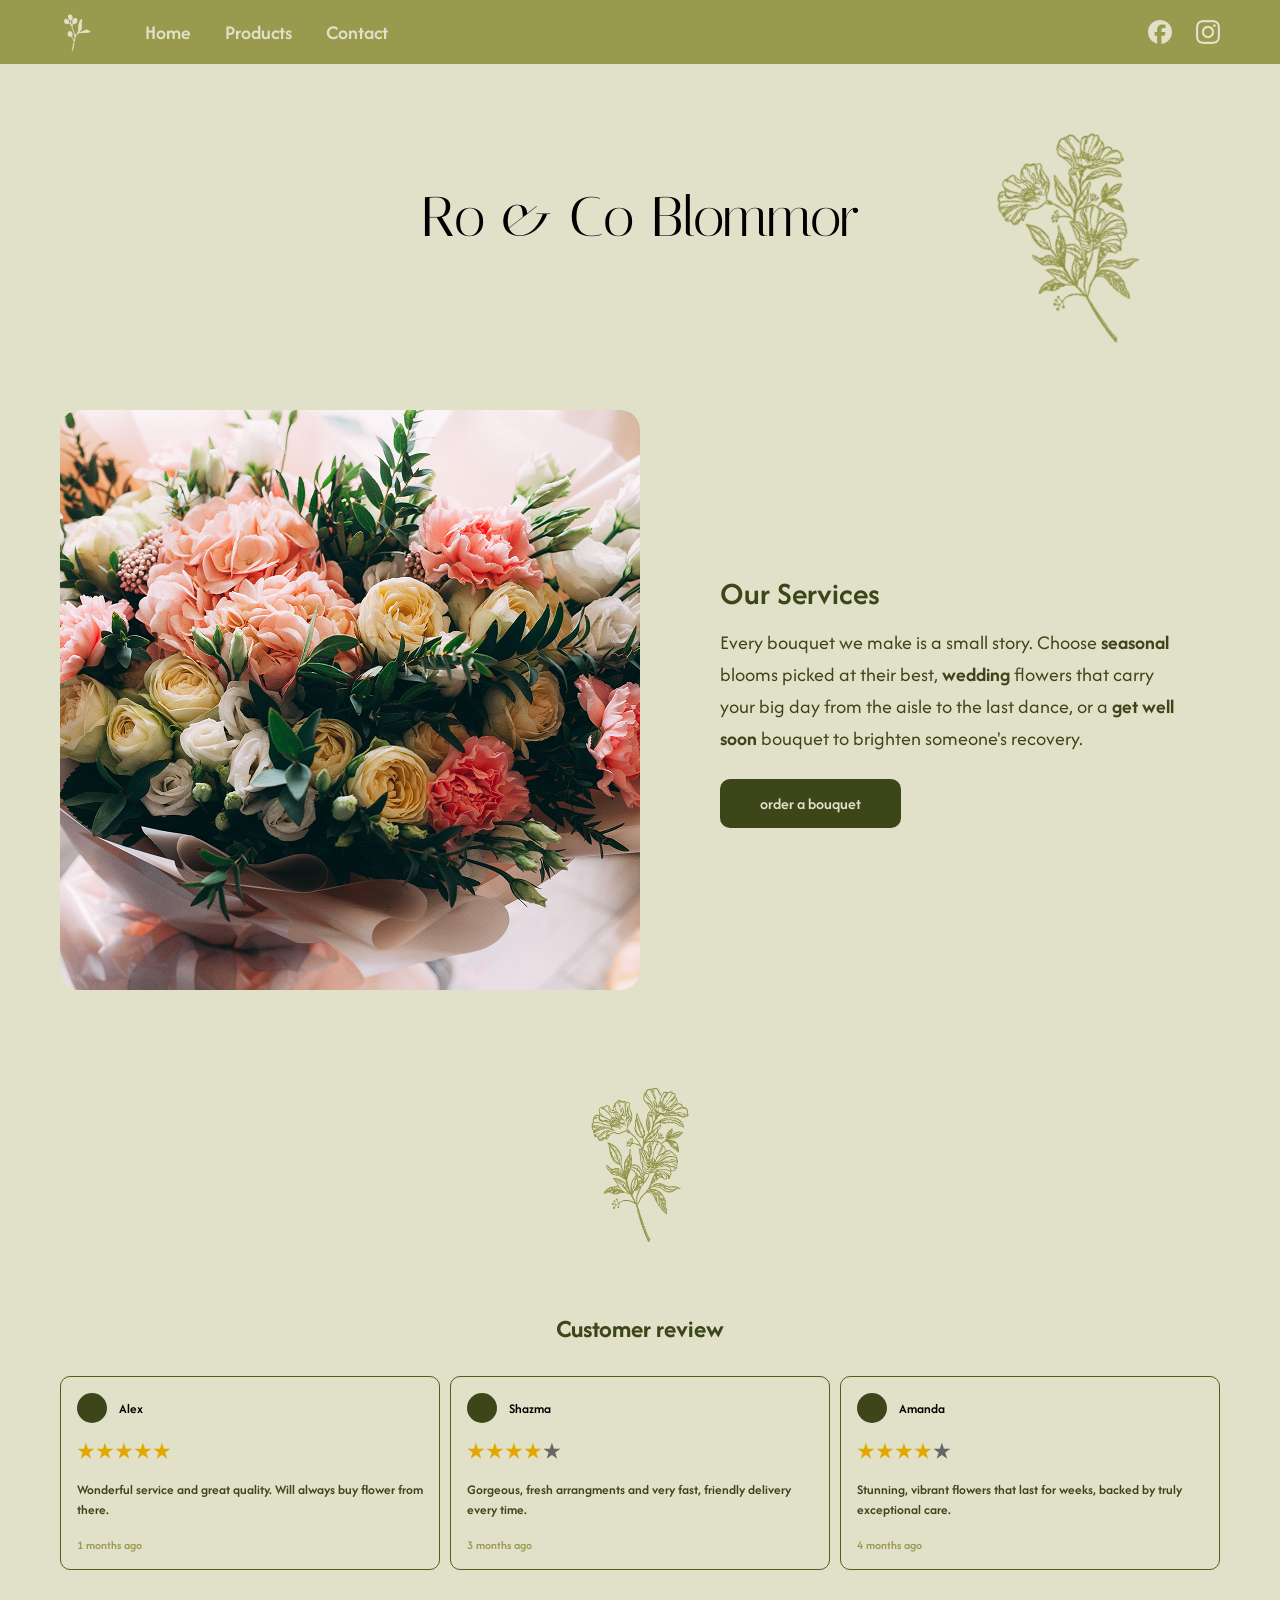
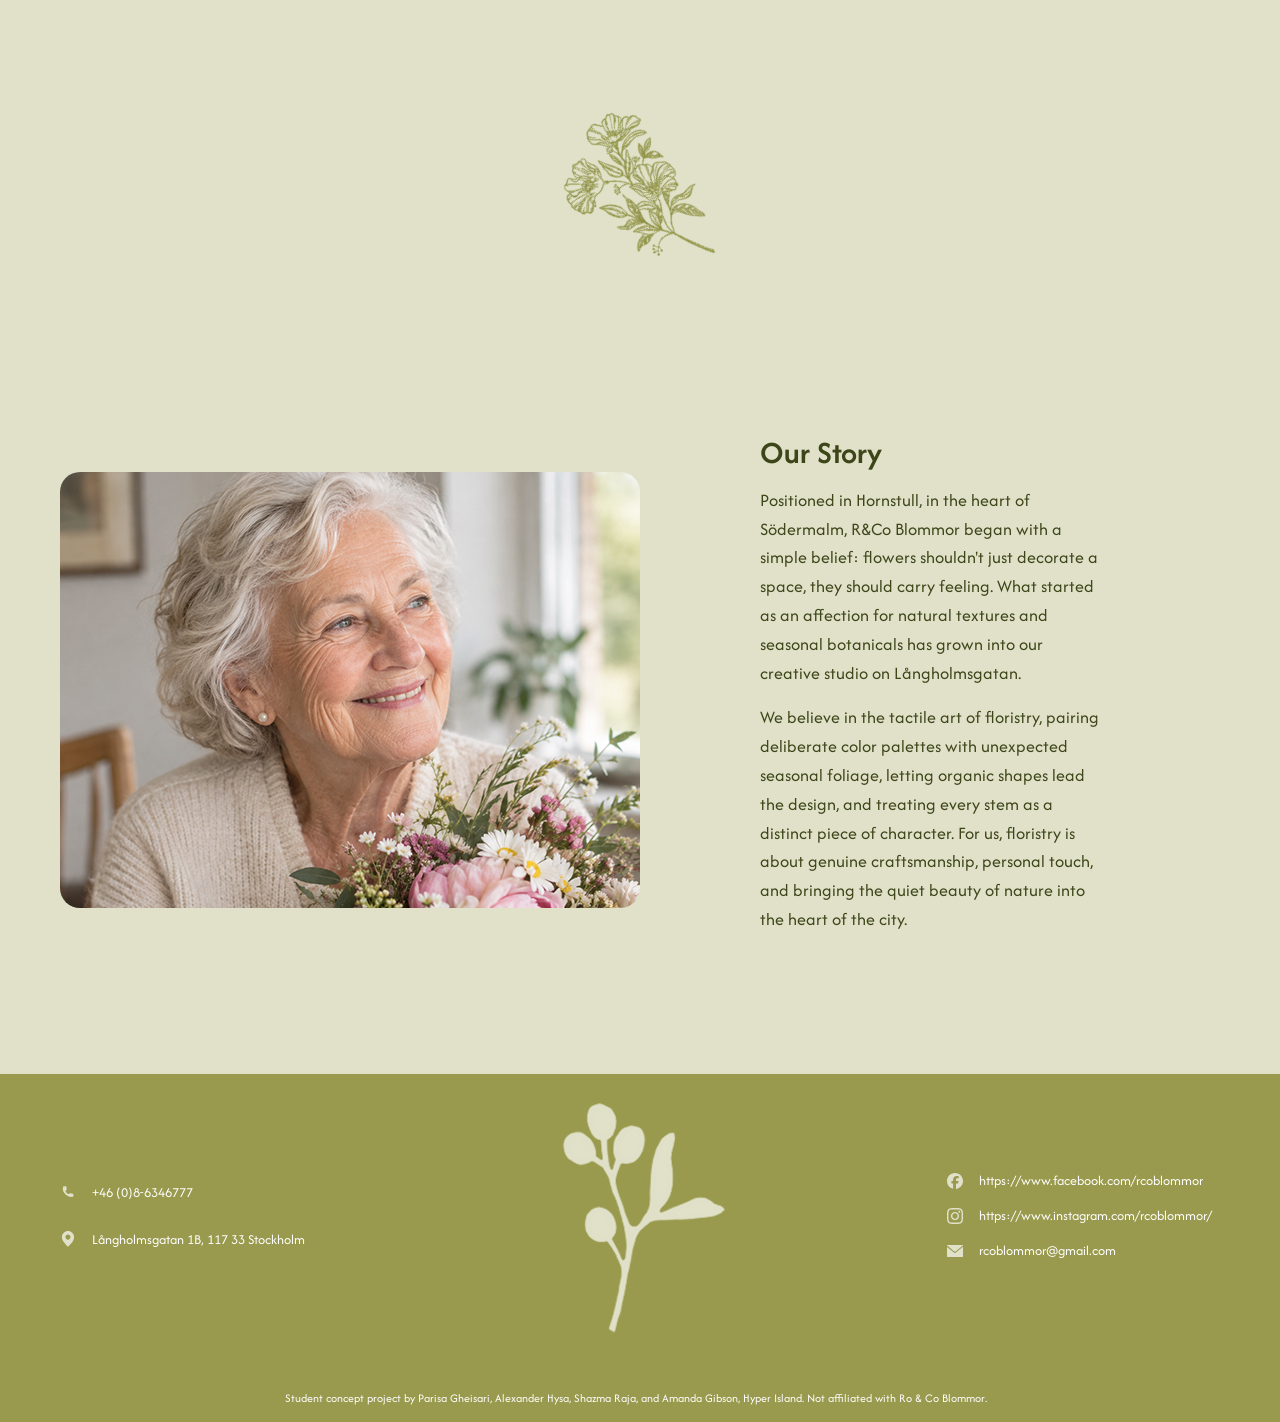
<file: index.html>
<!doctype html>
<html lang="en">
  <head>
    <meta charset="UTF-8" />
    <meta name="robots" content="noindex" />
    <meta name="viewport" content="width=device-width, initial-scale=1.0" />
    <link rel="stylesheet" href="styles.css" />
    <link rel="stylesheet" href="homepage.css" />
    <link rel="stylesheet" href="footer.css" />
    <title>Ro & Co Blommor | Home</title>
  </head>
  <body>
    <header class="header">
      <nav class="nav">
        <img
          class="header-logo"
          src="assets/header-logo.png"
          alt="Ro & Co Blommor"
        />
        <div class="nav-links">
          <a href="index.html">Home</a>
          <a href="products.html">Products</a>
          <a href="contact.html">Contact</a>
        </div>
        <div class="header-socials">
          <a href="https://facebook.com/business-page">
            <img
              class="nav-icons"
              src="assets/facebook-icon.svg"
              alt="Facebook"
            />
          </a>
          <a href="https://instagram.com/business-page ">
            <img
              class="nav-icons"
              src="assets/instagram-icon.svg"
              alt="Instagram"
            />
          </a>
        </div>
      </nav>
    </header>
    <main>
      <div class="title-area">
        <div class="title-wrap">
          <h1 class="shop-name">Ro &amp; Co Blommor</h1>
          <img
            src="assets/fisrtFlower.svg"
            alt="A flower at the background"
            class="first-flower"
          />
        </div>
      </div>

      <section class="hero">
        <img
          src="assets/OurService.jpg"
          alt="A bouquet offlowers"
          class="hero-img"
        />

        <div class="hero-text">
          <h2>Our Services</h2>

          <p>
            Every bouquet we make is a small story. Choose
            <strong>seasonal</strong> blooms picked at their best,
            <strong>wedding</strong> flowers that carry your big day from the
            aisle to the last dance, or a <strong>get well soon</strong> bouquet
            to brighten someone's recovery.
          </p>

          <a href="products.html" class="btn" target="_blank"
            >order a bouquet</a
          >
        </div>
      </section>

      <img
        src="assets/flower.svg"
        alt="A flower in the middle, on the background"
        class="middle-flower"
      />

      <section class="reviews">
        <h2>Customer review</h2>

        <div class="review-cards">
          <div class="review-card">
            <div class="review-top">
              <div class="avatar"></div>
              <span class="reviewer-name">Alex</span>
            </div>

            <div class="stars">★★★★★</div>
            <p class="review-text">
              Wonderful service and great quality. Will always buy flower from
              there.
            </p>
            <span class="review-date">1 months ago</span>
          </div>

          <div class="review-card">
            <div class="review-top">
              <div class="avatar"></div>
              <span class="reviewer-name">Shazma</span>
            </div>

            <div class="stars">★★★★<span class="empty">★ </span></div>
            <p class="review-text">
              Gorgeous, fresh arrangments and very fast, friendly delivery every
              time.
            </p>
            <span class="review-date">3 months ago</span>
          </div>

          <div class="review-card">
            <div class="review-top">
              <div class="avatar"></div>
              <span class="reviewer-name">Amanda</span>
            </div>

            <div class="stars">★★★★<span class="empty">★ </span></div>
            <p class="review-text">
              Stunning, vibrant flowers that last for weeks, backed by truly
              exceptional care.
            </p>
            <span class="review-date">4 months ago</span>
          </div>
        </div>
      </section>

      <img
        src="assets/lastFlower.svg"
        alt="A flower on the background"
        class="last-flower"
      />

      <section class="story">
        <img
          src="assets/OurStory.jpg"
          alt="A woman with a bouquet"
          class="story-img"
        />

        <div class="story-text">
          <h2>Our Story</h2>
          <p>
            Positioned in Hornstull, in the heart of Södermalm, R&amp;Co Blommor
            began with a simple belief: flowers shouldn't just decorate a space,
            they should carry feeling. What started as an affection for natural
            textures and seasonal botanicals has grown into our creative studio
            on Långholmsgatan.
          </p>
          <p>
            We believe in the tactile art of floristry, pairing deliberate color
            palettes with unexpected seasonal foliage, letting organic shapes
            lead the design, and treating every stem as a distinct piece of
            character. For us, floristry is about genuine craftsmanship,
            personal touch, and bringing the quiet beauty of nature into the
            heart of the city.
          </p>
        </div>
      </section>
    </main>
  </body>
  <footer class="footer">
    <div class="footer-contact">
      <ul class="footer-list footer-list-contact">
        <li>
          <a href="tel:+4686346777">
            <img class="footer-icons" src="assets/phone-icon.svg" alt="" />
            <span>+46 (0)8-6346777</span>
          </a>
        </li>
        <li>
          <a
            href="https://www.google.com/maps/search/?api=1&query=L%C3%A5ngholmsgatan%201B%2C%20117%2033%20Stockholm"
          >
            <img class="footer-icons" src="assets/location-pin.svg" alt="" />
            <span>Långholmsgatan 1B, 117 33 Stockholm</span>
          </a>
        </li>
      </ul>
    </div>
    <img class="footer-logo" src="assets/footer-logo.png" alt="" />
    <div class="footer-socials">
      <ul class="footer-list footer-list-socials">
        <li>
          <a href="https://www.facebook.com/rcoblommor">
            <img class="footer-icons" src="assets/facebook-icon.svg" alt="" />
            <span>https://www.facebook.com/rcoblommor</span>
          </a>
        </li>
        <li>
          <a href="https://www.instagram.com/rcoblommor/">
            <img class="footer-icons" src="assets/instagram-icon.svg" alt="" />
            <span>https://www.instagram.com/rcoblommor/</span>
          </a>
        </li>
        <li>
          <a href="mailto:rcoblommor@gmail.com">
            <img class="footer-icons" src="assets/mail-icon.svg" alt="" />
            <span>rcoblommor@gmail.com</span>
          </a>
        </li>
      </ul>
    </div>
    <p class="footer-disclaimer">
      Student concept project by Parisa Gheisari, Alexander Hysa, Shazma Raja,
      and Amanda Gibson, Hyper Island. Not affiliated with Ro &amp; Co Blommor.
    </p>
  </footer>
</html>
</file>
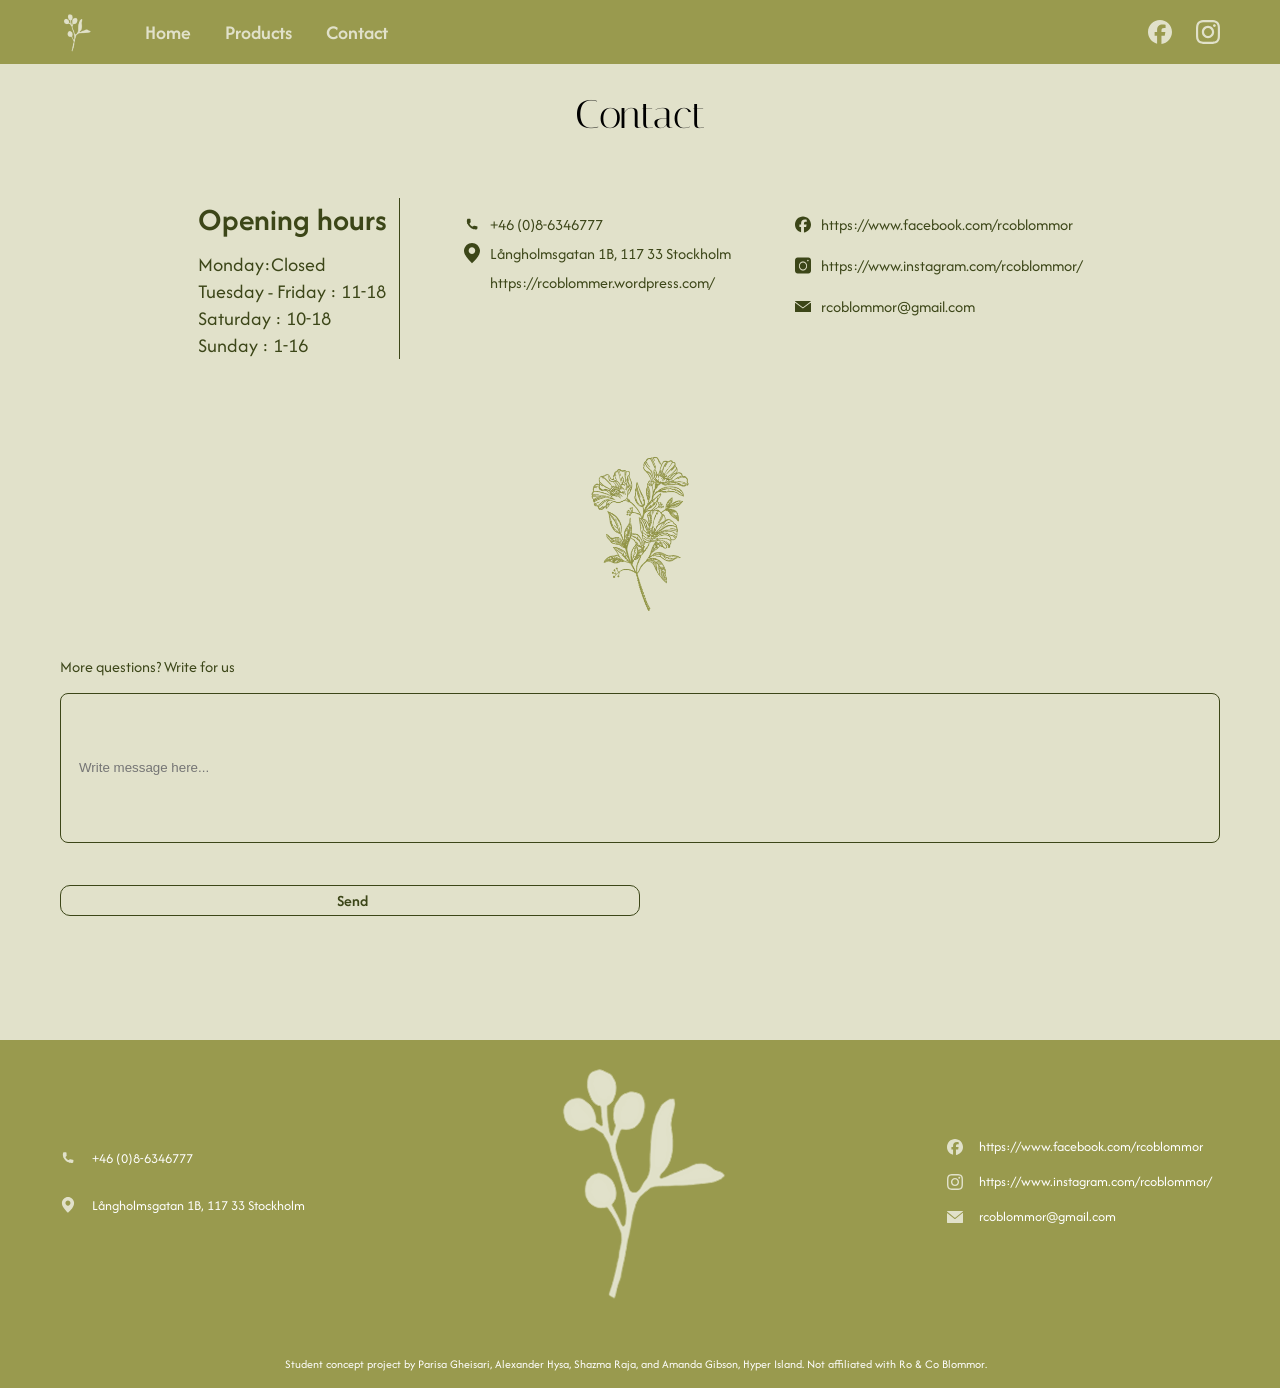
<file: contact.html>
<!doctype html>
<html lang="en">
  <head>
    <meta charset="UTF-8" />
    <meta name="robots" content="noindex" />
    <meta name="viewport" content="width=device-width, initial-scale=1.0" />
    <link rel="stylesheet" href="styles.css" />
    <link rel="stylesheet" href="Contact-style.css" />
    <link rel="stylesheet" href="footer.css" />
    <title>Ro & Co Blommor | Contact</title>
  </head>
  <body>
    <header class="header">
      <nav class="nav">
        <img
          class="header-logo"
          src="assets/header-logo.png"
          alt="Ro & Co Blommor"
        />
        <div class="nav-links">
          <a href="index.html">Home</a>
          <a href="products.html">Products</a>
          <a href="contact.html">Contact</a>
        </div>
        <div class="header-socials">
          <a href="https://facebook.com/business-page">
            <img
              class="nav-icons"
              src="assets/facebook-icon.svg"
              alt="Facebook"
            />
          </a>
          <a href="https://instagram.com/business-page ">
            <img
              class="nav-icons"
              src="assets/instagram-icon.svg"
              alt="Instagram"
            />
          </a>
        </div>
      </nav>
    </header>
    <main>
      <h1>Contact</h1>
      <div class="contactPage">
        <div class="contactInfo0">
          <div class="openingHours">
            <h2>Opening hours</h2>
            <p class="noGap">Monday:Closed</p>
            <p class="noGap">Tuesday - Friday : 11-18</p>
            <p class="noGap">Saturday : 10-18</p>
            <p class="noGap">Sunday : 1-16</p>
          </div>
          <div class="vline"></div>
        </div>
        <div class="contactInfo1">
          <ul class="contact-list phone-address">
            <li>
              <a href="tel:+4686346777">
                <img
                  class="icons"
                  src="assets\contactAssets\phoneIcon.svg"
                  alt="call icon"
                />
                <span>+46 (0)8-6346777</span>
              </a>
            </li>
            <li>
              <a
                href="https://www.google.com/maps/search/?api=1&query=L%C3%A5ngholmsgatan%201B%2C%20117%2033%20Stockholm"
              >
                <img
                  class="icons"
                  src="assets\contactAssets\location.svg"
                  alt="pin icon"
                />
                <span>Långholmsgatan 1B, 117 33 Stockholm</span>
              </a>
            </li>
            <li class="websiteLink">
              <a href="https://rcoblommer.wordpress.com/" target="_blank">
                <div class="icons"></div>
                <span>https://rcoblommer.wordpress.com/</span>
              </a>
            </li>
          </ul>
        </div>
        <div class="contactInfo2">
          <ul>
            <li>
              <a href="https://www.facebook.com/rcoblommor">
                <img
                  class="icons"
                  src="assets\contactAssets\Facebook Icon.svg"
                  alt=""
                />
                <span>https://www.facebook.com/rcoblommor</span>
              </a>
            </li>
            <li>
              <a href="https://www.instagram.com/rcoblommor/">
                <img
                  class="icons"
                  src="assets\contactAssets\Instagram.svg"
                  alt=""
                />
                <span>https://www.instagram.com/rcoblommor/</span>
              </a>
            </li>
            <li>
              <a href="mailto:rcoblommor@gmail.com">
                <img
                  class="icons"
                  src="assets\contactAssets\Subtract.svg"
                  alt=""
                />
                <span>rcoblommor@gmail.com</span>
              </a>
            </li>
          </ul>
        </div>
      </div>
      <div class="section2">
        <div class="flowerDivider">
          <img
            src="assets\contactAssets\flower.svg"
            alt="Pencile draw flower"
          />
        </div>
        <div class="inputField">
          <p class="sectionTitle">More questions? Write for us</p>
          <form class="contactForm">
            <!-- <label>Write for us here</label> -->
            <input
              type="text"
              id="inputField"
              placeholder="Write message here..."
            /><br /><br />
          </form>
          <button class="btn">Send</button>
        </div>
      </div>
    </main>
  </body>
  <footer class="footer">
    <div class="footer-contact">
      <ul class="footer-list footer-list-contact">
        <li>
          <a href="tel:+4686346777">
            <img class="footer-icons" src="assets/phone-icon.svg" alt="" />
            <span>+46 (0)8-6346777</span>
          </a>
        </li>
        <li>
          <a
            href="https://www.google.com/maps/search/?api=1&query=L%C3%A5ngholmsgatan%201B%2C%20117%2033%20Stockholm"
          >
            <img class="footer-icons" src="assets/location-pin.svg" alt="" />
            <span>Långholmsgatan 1B, 117 33 Stockholm</span>
          </a>
        </li>
      </ul>
    </div>
    <img class="footer-logo" src="assets/footer-logo.png" alt="" />
    <div class="footer-socials">
      <ul class="footer-list footer-list-socials">
        <li>
          <a href="https://www.facebook.com/rcoblommor">
            <img class="footer-icons" src="assets/facebook-icon.svg" alt="" />
            <span>https://www.facebook.com/rcoblommor</span>
          </a>
        </li>
        <li>
          <a href="https://www.instagram.com/rcoblommor/">
            <img class="footer-icons" src="assets/instagram-icon.svg" alt="" />
            <span>https://www.instagram.com/rcoblommor/</span>
          </a>
        </li>
        <li>
          <a href="mailto:rcoblommor@gmail.com">
            <img class="footer-icons" src="assets/mail-icon.svg" alt="" />
            <span>rcoblommor@gmail.com</span>
          </a>
        </li>
      </ul>
    </div>
    <p class="footer-disclaimer">
      Student concept project by Parisa Gheisari, Alexander Hysa, Shazma Raja,
      and Amanda Gibson, Hyper Island. Not affiliated with Ro &amp; Co Blommor.
    </p>
  </footer>
</html>
</file>
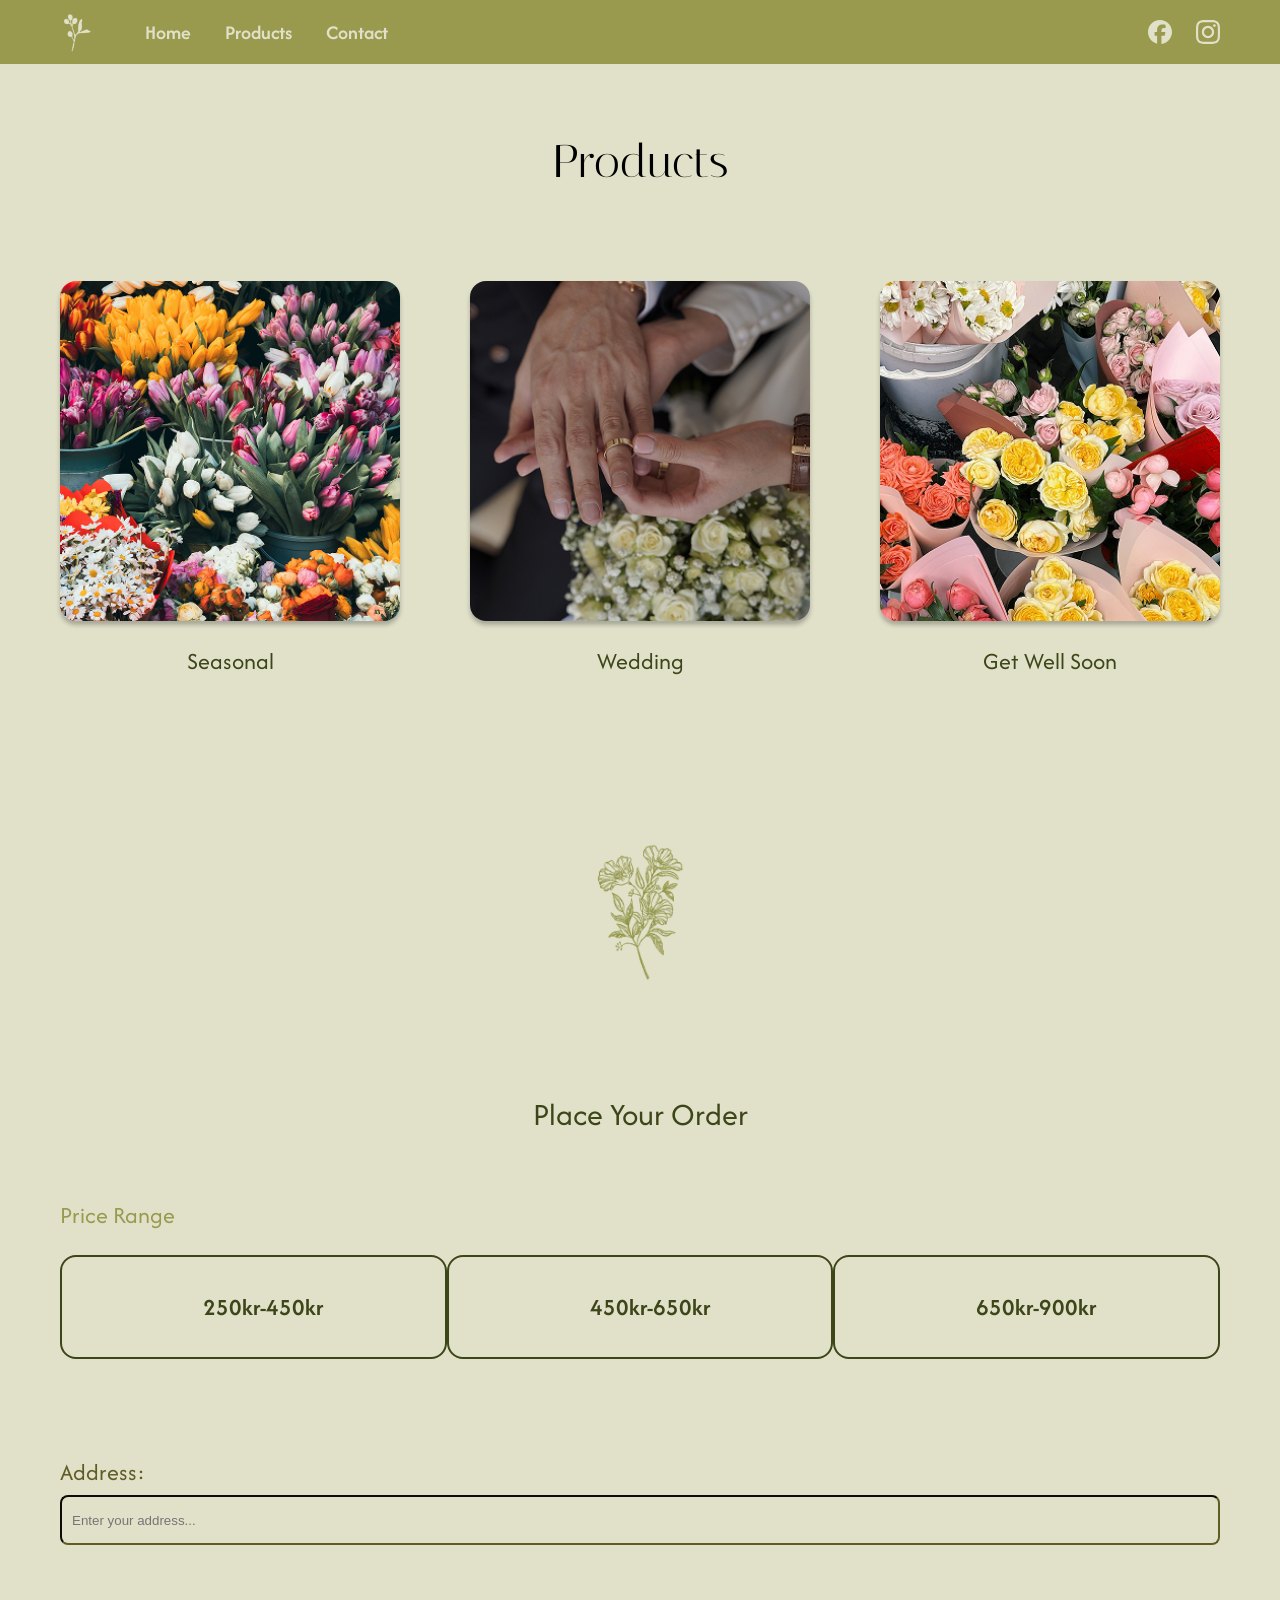
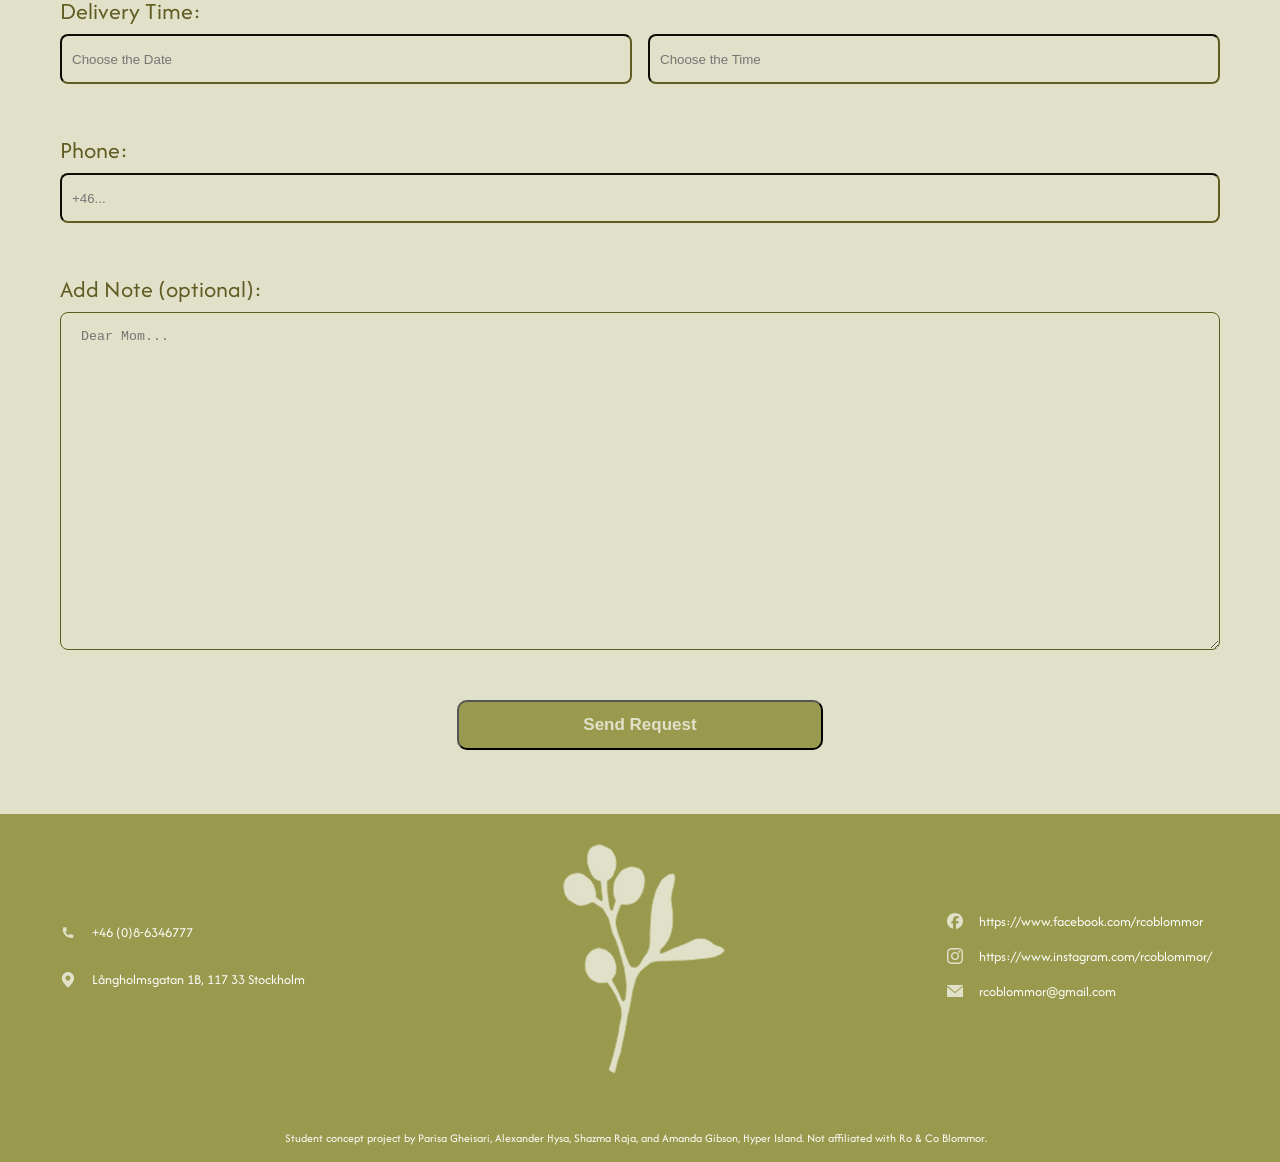
<file: products.html>
<!doctype html>
<html lang="en">
  <head>
    <meta charset="UTF-8" />
    <meta name="robots" content="noindex" />
    <meta name="viewport" content="width=device-width, initial-scale=1.0" />
    <link rel="stylesheet" href="product.css" />
    <link rel="stylesheet" href="styles.css" />
    <link rel="stylesheet" href="footer.css" />
    <title>Ro & Co Blommor | Products</title>
  </head>
  <body>
    <header class="header">
      <nav class="nav">
        <img
          class="header-logo"
          src="assets/header-logo.png"
          alt="Ro & Co Blommor"
        />
        <div class="nav-links">
          <a href="index.html">Home</a>
          <a href="products.html">Products</a>
          <a href="contact.html">Contact</a>
        </div>
        <div class="header-socials">
          <a href="https://facebook.com/business-page">
            <img
              class="nav-icons"
              src="assets/facebook-icon.svg"
              alt="Facebook"
            />
          </a>
          <a href="https://instagram.com/business-page ">
            <img
              class="nav-icons"
              src="assets/instagram-icon.svg"
              alt="Instagram"
            />
          </a>
        </div>
      </nav>
    </header>
    <main>
      <section class="products-showcase">
        <div class="container">
          <h1 class="section-title">Products</h1>
          <div class="images-align">
            <div class="card">
              <img src="assets/Seasonal.jpg" alt="Seasonal flowers" />
              <p>Seasonal</p>
            </div>
            <div class="card">
              <img src="assets/Wedding.jpg" alt="Wedding flowers" />
              <p>Wedding</p>
            </div>
            <div class="card">
              <img src="assets/GetWellSoon.jpg" alt="Get Well Soon flowers" />
              <p>Get Well Soon</p>
            </div>
          </div>
          <img
            src="assets/decorative-flower.png"
            alt="Decorative flower"
            class="decorative-flower"
          />
          <br />
          <h3 class="place-your-order">Place Your Order</h3>
          <br />
          <p class="price-range">Price Range</p>
          <div class="flex-container">
            <div class="price-card">
              <p class="price-range-container">250kr-450kr</p>
            </div>
            <div class="price-card">
              <p class="price-range-container">450kr-650kr</p>
            </div>
            <div class="price-card">
              <p class="price-range-container">650kr-900kr</p>
            </div>
          </div>
          <form class="big-form-cont">
            <div class="form-group">
              <label for="address"> Address:</label>
              <input
                type="text"
                id="address"
                placeholder="Enter your address..."
              />
            </div>
            <div class="delivery-time-row">
              <label> Delivery Time:</label>
              <div class="delivery-time-flex">
                <input
                  type="text"
                  id="delivery-date"
                  placeholder="Choose the Date"
                />
                <input
                  type="text"
                  id="delivery-time"
                  placeholder="Choose the Time"
                />
              </div>
            </div>
            <div class="form-group">
              <label for="phone"> Phone:</label>
              <input type="text" id="phone" placeholder="+46..." />
            </div>
            <div class="form-group">
              <label for="note"> Add Note (optional):</label>
              <textarea id="note" placeholder="Dear Mom..." rows="6"></textarea>
            </div>
            <button type="submit" class="submit-button">Send Request</button>
          </form>
        </div>
      </section>
    </main>
  </body>
  <footer class="footer">
    <div class="footer-contact">
      <ul class="footer-list footer-list-contact">
        <li>
          <a href="tel:+4686346777">
            <img class="footer-icons" src="assets/phone-icon.svg" alt="" />
            <span>+46 (0)8-6346777</span>
          </a>
        </li>
        <li>
          <a
            href="https://www.google.com/maps/search/?api=1&query=L%C3%A5ngholmsgatan%201B%2C%20117%2033%20Stockholm"
          >
            <img class="footer-icons" src="assets/location-pin.svg" alt="" />
            <span>Långholmsgatan 1B, 117 33 Stockholm</span>
          </a>
        </li>
      </ul>
    </div>
    <img class="footer-logo" src="assets/footer-logo.png" alt="" />
    <div class="footer-socials">
      <ul class="footer-list footer-list-socials">
        <li>
          <a href="https://www.facebook.com/rcoblommor">
            <img class="footer-icons" src="assets/facebook-icon.svg" alt="" />
            <span>https://www.facebook.com/rcoblommor</span>
          </a>
        </li>
        <li>
          <a href="https://www.instagram.com/rcoblommor/">
            <img class="footer-icons" src="assets/instagram-icon.svg" alt="" />
            <span>https://www.instagram.com/rcoblommor/</span>
          </a>
        </li>
        <li>
          <a href="mailto:rcoblommor@gmail.com">
            <img class="footer-icons" src="assets/mail-icon.svg" alt="" />
            <span>rcoblommor@gmail.com</span>
          </a>
        </li>
      </ul>
    </div>
    <p class="footer-disclaimer">
      Student concept project by Parisa Gheisari, Alexander Hysa, Shazma Raja,
      and Amanda Gibson, Hyper Island. Not affiliated with Ro &amp; Co Blommor.
    </p>
  </footer>
</html>
</file>
<file: styles.css>
@import url("https://fonts.googleapis.com/css2?family=Afacad:ital,wght@0,400..700;1,400..700&display=swap");

:root {
  --cream: #e1e1ca;
  --olive: #999a4e;
  --font-main: "Afacad", sans-serif;
  --dark-green: #3c4618;
  --grey: #aaaaaa;
}

body {
  margin: 0;
  background: var(--cream);
  color: var(--olive);
  font-family: var(--font-main);
  font-weight: 600;
}

.header {
  display: flex;
  align-items: center;
  padding: 0 3.75rem;
  min-height: 4rem;
  background: var(--olive);
  color: var(--cream);
}

.nav {
  flex: 1;
  display: flex;
  align-items: center;
  gap: 3.3125rem;
}

.nav a {
  color: inherit;
  text-decoration: none;
}

.header-logo {
  height: 2.5625rem;
  width: auto;
}

.nav-links {
  display: flex;
  gap: 2.125rem;
  font-size: 1.25rem;
}

.nav-links a:hover {
  text-decoration: underline;
}

.nav-icons {
  width: 1.5rem;
  height: 1.5rem;
}

.header-socials {
  display: flex;
  gap: 1.5rem;
  margin-left: auto;
}

.header-socials a {
  display: flex;
}

@media (max-width: 900px) {
  .header {
    padding: 0 2rem;
  }

  .nav {
    gap: 2rem;
  }

  .nav-links {
    gap: 1.5rem;
    font-size: 1.1rem;
  }

  .header-socials {
    gap: 1rem;
  }
}

@media (max-width: 600px) {
  .header {
    padding: 0 1.25rem;
    min-height: 3rem;
  }

  .nav {
    gap: 0.75rem;
  }

  .header-logo {
    height: 2rem;
  }

  .header-socials {
    display: none;
  }

  .nav-links {
    margin-left: auto;
    margin-right: auto;
    gap: 1rem;
    font-size: 0.95rem;
  }
}
</file>
<file: homepage.css>
@font-face {
  font-family: "Italiana";
  src: url("assets/Italiana-Regular.ttf") format("truetype");
}


/* First section (our services) */


h1.shop-name {
  text-align: center;
  font-size: 3.5rem;
  font-weight: 400;
  margin: 60px 0 40px;
  font-family: "italiana", sans-serif;
  color: black;
}

.hero {
  display: flex;
  align-items: center;
  gap: 80px;
  padding: 60px 60px;
}

.hero-img {
  flex: none;
  width: auto;
  height: auto;
  max-width: 100%;
  border-radius: 20px;
}

.hero-text {
  flex: 1;  
  min-width: 0;
  padding: 0 40px 0 0;
  font-family: var(--font-main);
  color: var(--dark-green);
} 

.hero-text h2 {
  margin: 0 0 12px;
  font-size: 32px;
  font-weight: 600;
}

.hero-text p {
  margin: 0 0 24px;
  line-height: 1.6;
  font-weight: 400;
  font-size: 20px;
}

.btn {
  display: inline-block;
  padding: 14px 40px;
  background: var(--dark-green);
  color: var(--cream);
  border-radius: 10px;
  text-decoration: none;
  cursor: pointer;
}


/* second section (reviews) */


.reviews {
     margin-top: 0;
    padding: 0 60px 60px;
    text-align: center;
    font-family: var(--font-main);
}

.reviews h2 {
    margin: 0 0 30px;
    font-size: 1.6rem;
    color: var(--dark-green);
}

.review-cards {
    display: flex;
    gap: 10px;
}

.review-card {
    flex: 1;              
    display: flex;
    flex-direction: column;
    gap: 16px;
    padding: 16px;
    border: 1px solid #5a5a1e;
    border-radius: 10px;
    text-align: left;
}

.review-top {
    display: flex;
    align-items: center;
    gap: 12px;
}

.avatar {
    width: 30px;
    height: 30px;
    border-radius: 50%;   
    background: var(--dark-green);
}

.reviewer-name {
    font-weight: 600;
    font-size: 0.85rem;
    color: #000;
    font-family: var(--font-main);
}

.stars {
    color: #e0a800;  
    font-size: 1.2rem;
    letter-spacing: 2px;
}

.stars .empty {
    color: #666;     
}

.review-text {
    margin: 0;
    font-size: 0.85rem;
    line-height: 1.5;
    font-family: var(--font-main);
    color: var(--dark-green);
}

.review-date {
    font-size: 0.75rem;
}


/* Third section (our story) */


.story {
    display: flex;
    align-items: center;
    gap: 80px;
    padding: 60px;
    margin-top: 0;
}

.story-img {
    flex: none;            
    width: auto;
    height: auto;
    max-width: 100%;
    border-radius: 20px;
}

.story-text {
    flex: 1;
    min-width: 0;
    padding: 0 120px 0 40px;
    font-family: var(--font-main);
    color: var(--dark-green);
}

.story-text h2 {
    margin: 0 0 12px;
    font-size: 32px;
    font-weight: 600;
}

.story-text p {
    margin: 0 0 16px;
    line-height: 1.6;
    font-weight: 400;
    font-size: 18px;
}

.title-area {
    display: flex;  
    justify-content: center;     
    padding: 60px 60px 60px;
}

.title-wrap {
    position: relative;
}

.shop-name {
    margin: 0;
}

.first-flower {
    position: absolute;
    left: 100%;  
    margin-left: 90px;  
    top: -45px;
}    
             
.middle-flower, .last-flower {
    display: block;
    margin: 0 auto 40px;
}  

.last-flower {
    margin-top: 30px;
}


/* responsivness Tablet */


@media (max-width: 1024px) {

    .title-area {
        padding: 50px 40px;
    }

    h1.shop-name {
        font-size: 2.8rem;
        margin: 0;
    }

    .first-flower {
        width: 100px;
        height: auto;
        margin-top: 10;
        margin-bottom: 0;
        margin-left: 30px;
    }
    .middle-flower {
        width: 140px;
        height: auto;
        margin-bottom: 20px;
    }
    .last-flower {
        width: 140;
        height: auto;
        margin-top: 20px;
        margin-bottom: 0;

    }

    .hero {
        flex-direction: column;
        align-items: center;
        gap: 40px;
        padding: 40px;
    }

    .hero-text {
        width: 100%;
        padding: 0;
    }
    .reviews {
        padding: 0 20px 0;
    }

    .review-card {
        padding: 14px;
    }

    .story {
        flex-direction: column;
        align-items: center;
        gap: 40px;
        padding: 40px;
    }

    .story-text {
        width: 100%;
        padding: 0;
    }
}

/* responsiveness phone */

@media (max-width: 700px) {

    .title-area {
        padding: 40px 20px;
    }

    h1.shop-name {
        font-size: 2.2rem;
    }


    .hero {
        padding: 30px 20px;
        gap: 30px;
    }

    .hero-text h2 {
        font-size: 26px;
    }

    .hero-text p {
        font-size: 17px;
    }

    .reviews {
        padding: 0 20px 20px;
    }

    .reviews h2 {
        font-size: 1.4rem;
    }

    .review-cards {
        flex-direction: column;
        gap: 14px;
    }

    .story {
        padding: 20px;
        gap: 30px;
    }

    .story-text h2 {
        font-size: 26px;
    }

    .story-text p {
        font-size: 16px;
    }

    .middle-flower {
        width: 100px;
        height: auto;
        margin-top: 0;
        margin-bottom: 0;

    }
   
   .last-flower {
        width: 150px;
        height: auto;
    }

    .title-wrap {
        display: flex;
        flex-direction: column-reverse;
        align-items: center;
    }

    .first-flower {
        position: static;
        left: auto;
        top: auto;  
        width: 100px;
        height: auto;
        margin: 0 0 10px;
    }
}
</file>
<file: footer.css>
/* TEMPORARY- MOVE OR REMOVE AFTER MERGE */
/* MOVE this to styles.css if used elsewhere */
:root {
  --white: #fff;
}

/* KEEP? Co-pilot suggestion --One small related improvement is to add this globally to prevent horizontal overflow: */
* {
  box-sizing: border-box;
}
/* MOVE to styles.css- page-level layout that pushes the footer to the bottom. */
body {
  min-height: 100vh;
  display: flex;
  flex-direction: column;
}
/* DELETE- placeholder so the footer sits at the bottom while <main> is empty. */
main {
  /* min-height: 75vh; */
  padding-bottom: 4rem;
}

.footer {
  display: grid;
  grid-template-columns: minmax(0, 1fr) auto minmax(0, 1fr);
  align-items: center;
  gap: 2rem;
  margin-top: auto;
  background: var(--olive);
  padding: 0 4.25rem 0 3.75rem;
  color: var(--white);
  font-weight: 400;
  font-size: 0.875rem;
  min-height: 21.75rem;
  grid-template-rows: 1fr auto;
  column-gap: 2rem;
  width: 100%;
}

.footer a {
  color: inherit;
  text-decoration: none;
}

.footer a:hover {
  text-decoration: underline;
}

.footer-list {
  display: grid;
  list-style: none;
  padding: 0;
  margin: 0;
}

.footer-list a {
  display: flex;
  align-items: center;
  gap: 1rem;
}

.footer-list-contact {
  row-gap: 1.75rem;
}

.footer-icons {
  width: 1rem;
  height: 1rem;
}

.footer-logo {
  height: 15.8125rem;
  width: auto;
}

.footer-socials {
  justify-self: end;
}

.footer-list-socials {
  row-gap: 1rem;
}

.footer-disclaimer {
  grid-column: 1 / -1; /* span all three columns */
  margin: 0;
  padding-bottom: 1rem;
  text-align: center;
  font-size: 0.75rem;
}

/* Tablet */
@media (max-width: 900px) {
  .footer {
    grid-template-columns: 1fr 1fr;
    grid-template-areas:
      "logo logo"
      "contact socials"
      "disclaimer disclaimer";
    gap: 2rem;
    padding: 2.5rem 2rem 1rem;
    min-height: auto;
  }

  .footer-logo {
    grid-area: logo;
    justify-self: center;
    height: 11rem;
  }

  .footer-contact {
    grid-area: contact;
  }

  .footer-socials {
    grid-area: socials;
    justify-self: end;
  }

  .footer-disclaimer {
    grid-area: disclaimer;
  }

  .footer-list a {
    align-items: flex-start;
  }

  .footer-list a span {
    overflow-wrap: anywhere;
  }
}

/* Mobile */
@media (max-width: 600px) {
  .footer {
    grid-template-columns: 1fr;
    grid-template-areas:
      "logo"
      "contact"
      "socials"
      "disclaimer";
    gap: 1.75rem;
    padding: 2rem 1.25rem 1rem;
    font-size: 0.875rem;
  }

  .footer-logo {
    height: 9rem;
  }

  .footer-socials {
    justify-self: start;
  }

  .footer-list {
    gap: 1rem;
  }

  .footer-list a {
    gap: 0.75rem;
  }

  .footer-disclaimer {
    font-size: 0.7rem;
    line-height: 1.4;
  }
}
</file>
<file: Contact-style.css>
@font-face {
  font-family: "Italiana";
  src: url("assets/Italiana/Italiana-Regular.ttf") format(truetype);
}
.contactPage {
  margin: 60px;
  box-sizing: border-box;
}

h1 {
  text-align: center;
  color: #000;
  font-family: "Italiana";
  font-size: 40px;
  font-style: normal;
  font-weight: 400;
  line-height: normal;
}

.contactPage ul {
  list-style: none;
  padding: 0px;
  display: flex;
  flex-direction: column;
  gap: 0.5rem;
}

.icons {
  width: 1rem;
}

a {
  text-decoration: none;
}

.websiteLink {
  color: #3c4618;
  font-weight: 400;
  font-size: 16px;
}

.openingHours {
  display: flex;
  flex-direction: column;
  justify-content: start;
  align-items: flex-start;
  gap: 0px;
  white-space: nowrap;
}

.openingHours h2 {
  font-family: var(--font-main);
  font-size: 32px;
  font-weight: 600;
  color: #3c4618;
  margin-top: 0px;
  margin-bottom: 10px;
  margin-right: 12px;
}

.vline {
  width: 1px;
  align-self: stretch;
  background-color: #3c4618;
  margin-inline: auto;
}

.contactInfo0 {
  display: flex;
}

.openingHours p {
  color: #3c4618;
  font-family: Afacad;
  font-size: 20px;
  font-style: normal;
  font-weight: 400;
  line-height: normal;
}

.noGap {
  margin: 0px;
}

/* .contactInfo1 {
  display: flex;
  flex-direction: column;
  justify-content: start;
  align-items: flex-start;
} */

.contactInfo2 li {
  margin-bottom: 0.75rem;
  /* display: flex;
  flex-direction: column;
  justify-content: start;
  align-items: flex-start; */
}

.contactInfo,
.contactInfo1,
.contactInfo2 {
  white-space: nowrap;
}

.contactInfo span,
.contactInfo1 span,
.contactInfo2 span {
  color: #3c4618;
  font-weight: 400;
  font-size: 16px;
  padding-left: 10px;
}

.contactPage {
  display: flex;
  justify-content: center;
  /* align-items: center; */
  gap: 64px;
  flex-wrap: wrap;
}
@media (max-width: 960px) {
  .contactPage {
    justify-content: flex-start;
    gap: 32px;
  }
  /* .flowerDivider img {
    width: 70%;
  } */
}
@media (max-width: 630px) {
  .contactPage {
    gap: 16px;
  }
  .vline {
    display: none;
  }
  .flowerDivider img {
    min-width: 50%;
  }
  /* .btn {
    width: auto;
  } */
}
.btn {
  padding-bottom: 4px;
  padding-inline-start: 10px;
  padding-top: 4px;
  display: flex;
  width: 50%;
  /* padding: 15px 10px; */
  justify-content: center;
  align-items: center;
  gap: 10px;
}
.btn {
  font-family: var(--font-main);
  font-weight: 600;
  font-size: 16px;
  border-radius: 10px;
  border: 1.3px solid #3c4618;
  color: #3c4618;
  background: none;
  margin: 0px;
}
.section2 {
  margin: 60px;
}
.sectionTitle {
  color: #3c4618;
  font-family: var(--font-main);
  font-size: 16px;
  font-style: normal;
  font-weight: 400;
}
/* .contactForm {
  width: 100%;
}
.inputField {
  width: 100%;
} */
#inputField {
  display: block;
  width: 100%;
  height: 150px;
  padding: 8px 18px;
  box-sizing: border-box;
  border: 1.3px solid #3c4618;
  border-radius: 8px;
  resize: vertical;
  background: none;
  margin-bottom: 0px;
}

.flowerDivider {
  display: flex;
}

.flowerDivider img {
  margin-inline: auto;
}

.contactInfo0 li a,
.contactInfo1 li a,
.contactInfo2 li a {
  display: flex;
}
</file>
<file: product.css>
@import url("https://fonts.googleapis.com/css2?family=Afacad:ital,wght@0,400..700;1,400..700&display=swap");

* {
  box-sizing: border-box;
}
@font-face {
  font-family: "Italiana";
  src: url("./Italiana-Regular.ttf") format("truetype");
}
:root {
  --cream: #e1e1ca;
  --olive: #999a4e;
  --font-main: "Afacad", sans-serif;
}

body {
  margin: 0;
  background: var(--cream);
  color: var(--olive);
  font-family: var(--font-main);
  font-weight: 600;
}

.header {
  display: flex;
  align-items: center;
  padding: 0rem 3.5rem 0rem 2rem;
  height: 3.5rem;
  background: var(--olive);
  color: var(--cream);
}

.nav {
  flex: 1;
  display: flex;
  align-items: center;
  gap: 3.5rem;
}

.nav a {
  color: inherit;
  text-decoration: none;
}

.header-logo {
  width: 32px;
  height: 41px;
}

.nav-links {
  display: flex;
  gap: 1.75rem;
}

.nav-links a:hover {
  text-decoration: underline;
}

.nav-icons {
  width: 1.5rem;
  height: 1.5rem;
}

.header-socials {
  display: flex;
  gap: 1.5rem;
  margin-left: auto;
}

.header-socials a {
  display: flex;
}

.section-title {
  display: flex;
  flex-direction: column;
  align-items: center;
  padding: 2rem;
  font-size: 46px;
  color: black;
  font-family: "Italiana", sans-serif;
  font-weight: 400;
}

.images-align {
  display: flex;
  flex-direction: row;
  margin: 60px 60px 60px 60px;
  justify-content: space-between;
}

.card {
  display: flex;
  flex-direction: column;
  align-items: center;
  flex: 1 1 260px;
  max-width: 340px;
}

.card img {
  width: 100%;
  aspect-ratio: 1/1;
  object-fit: cover;
  border-radius: 16px;
  box-shadow: 0px 4px 4px rgba(0, 0, 0, 0.25);
  transition: transform 0.4s ease-in-out;
  cursor: pointer;
}

.card p {
  font-weight: 400;
  font-size: 24px;
  color: #3c4618;
}

.card img:hover {
  transform: scale(1.05);
}

.decorative-flower {
  margin-left: 50%;
  transform: translateX(-50%);
  height: 174.97px;
  width: 116.65px;
  margin-top: 60px;
  margin-bottom: 60px;
}

.place-your-order {
  text-align: center;
  font-size: 32px;
  font-weight: 300;
  color: #3c4618;
}

.price-range {
  text-align: left;
  font-size: 24px;
  font-weight: 100;
  margin-top: 10px;
  margin-left: 60px;
  color: #999a4e;
}

.flex-container {
  display: flex;
  flex-direction: row;
  justify-content: space-between;
  margin-left: 60px;
  margin-right: 60px;
  margin-top: 20px;
  margin-bottom: 20px;
}

.price-card {
  border-radius: 16px;
  border: 2px solid #3c4618;
  padding: 10px;
  width: 400px;
  cursor: pointer;
}

.price-card:hover {
  background-color: #3c4618;
  .price-range-container {
    color: #e1e1ca;
  }
}

.price-range-container {
  display: flex;
  flex-direction: column;
  justify-content: space-between;
  margin-left: 20px;
  color: #3c4618;
  font-size: 24px;
  text-align: center;
}

.big-form-cont {
  margin-left: 60px;
  margin-right: 60px;
  margin-top: 97px;
}

.form-group {
  display: flex;
  flex-direction: column;
  margin-bottom: 50px;
}

label {
  display: block;
  font-size: 24px;
  font-weight: 100;
  color: #615c23;
  margin-bottom: 7px;
}

input {
  background-color: #e1e1ca;
  color: rgb(143, 141, 141);
  border-color: #615c23;
  border-radius: 8px;
  height: 50px;
  padding: 0 10px;
}

textarea {
  background-color: #e1e1ca;
  color: rgb(143, 141, 141);
  border-color: #615c23;
  border-radius: 8px;
  height: 338px;
  padding: 16px 20px;
}

input:focus,
textarea:focus {
  outline: none;
  border-color: #3c4618;
  box-shadow: 0 0 0 1px #3e421e;
}

.delivery-time-flex {
  display: flex;
  gap: 16px;
  width: 100%;
  margin-bottom: 50px;
}

.delivery-time-flex input {
  flex: 1;
}

.submit-button {
  width: 366px;
  height: 50px;
  border-radius: 10px;
  background-color: #999a4e;
  color: #e1e1ca;
  font-size: 17px;
  font-weight: 600;
  transition: transform 0.2s ease;
  cursor: pointer;
  display: block;
  margin: 0 auto;
}

.submit-button:hover {
  background-color: #3c4618;
  transform: translateY(-3px);
  box-shadow: 0 3px 8px rgba(0, 0, 0, 0.25);
}

@media (max-width: 1175px) {
  .images-align,
  .flex-container {
    margin-left: 30px;
    margin-right: 30px;
    gap: 16px;
  }

  .price-range {
    margin-left: 30px;
  }

  .big-form-cont {
    padding: 0 30px;
  }

  .price-range-container {
    font-size: 18px;
    margin-left: 0;
  }
}

@media (max-width: 768px) {
  .images-align {
    flex-direction: column;
    align-items: center;
    gap: 40px;
    margin: 40px 20px;
  }

  .flex-container {
    flex-direction: column;
    margin: 20px;
    gap: 12px;
  }

  .price-card {
    width: 100%;
  }

  .price-range {
    margin-left: 20px;
    font-size: 20px;
  }

  .big-form-cont {
    margin-top: 50px;
    padding: 0 20px;
  }

  .delivery-time-flex {
    flex-direction: column;
    gap: 12px;
    margin-bottom: 30px;
  }

  .submit-button {
    width: 100%;
  }

  textarea {
    height: 180px;
  }

  .section-title {
    font-size: 34px;
    padding: 1rem;
  }

  label {
    font-size: 18px;
  }

  .form-group {
    margin-bottom: 30px;
  }
}
</file>
